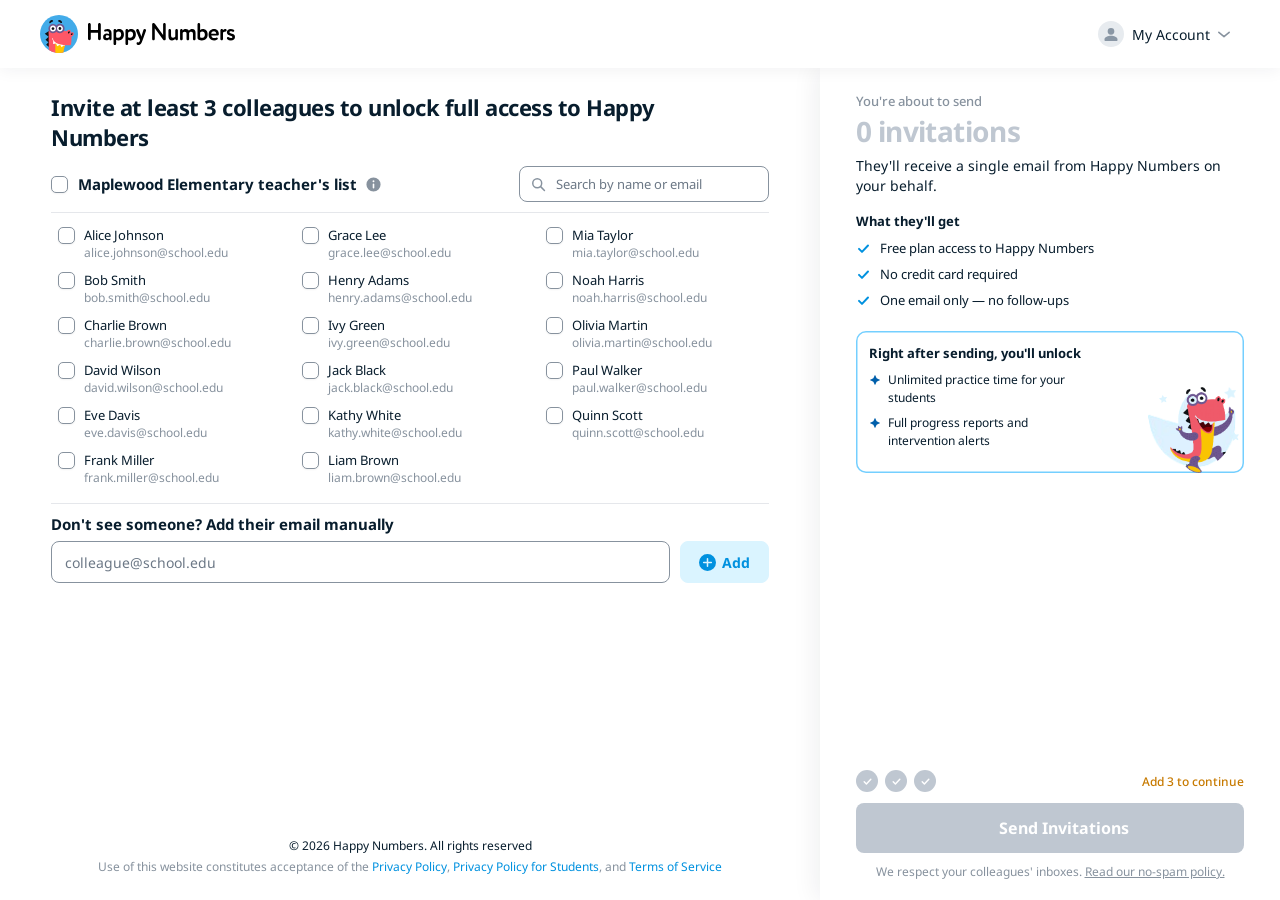
<file: index.html>
<!DOCTYPE html>
<html lang="en">
<head>
<meta charset="UTF-8"/>
<meta name="viewport" content="width=device-width,initial-scale=1.0"/>
<title>Invite colleagues · Happy Numbers</title>
<link rel="preconnect" href="https://fonts.googleapis.com"/>
<link rel="preconnect" href="https://fonts.gstatic.com" crossorigin/>
<link href="https://fonts.googleapis.com/css2?family=Noto+Sans:wght@400;500;600;700&display=swap" rel="stylesheet"/>
<style>
:root{
  --black:#081D2D;--gray-60:#6C7886;--gray-50:#87929E;--gray-30:#BFC7D1;
  --gray-15:#E5E7EB;--gray-08:#EAEEF2;--gray-05:#F8F9FA;--white:#fff;
  --blue:#00A6EE;--blue-d:#0091DF;--blue-dk:#005FAB;
  --blue-lt:#DAF4FF;--blue-ltr:#B7E8FF;--blue-fo:#74CFFF;
  --warn:#C77A00;--ok:#008236;--err:#EF4444;
  --ff:'Noto Sans',-apple-system,BlinkMacSystemFont,'Segoe UI',Roboto,sans-serif;
}
*,*::before,*::after{box-sizing:border-box}
html,body{margin:0;padding:0;height:100%;overflow:hidden}
body{font-family:var(--ff);color:var(--black);background:var(--white);-webkit-font-smoothing:antialiased}
button,input{font-family:inherit}a{color:var(--blue-d);text-decoration:none}a:hover{text-decoration:underline}

/* Layout */
.app{height:100vh;display:flex;flex-direction:column;overflow:hidden}
.hn-header{flex:none;height:68px;background:var(--white);box-shadow:0 2px 16px rgba(8,29,45,.06);display:flex;align-items:center;justify-content:space-between;padding:0 40px;z-index:30}
.hn-logo{display:flex;align-items:center;gap:10px}
.hn-logo img{display:block}.hn-logo .dino{width:38px;height:38px}.hn-logo .wm{height:22px}
.hn-account{display:flex;align-items:center;gap:8px;padding:6px 10px;border-radius:8px;border:none;background:transparent;cursor:pointer;font-size:14px;color:var(--black)}
.hn-account:hover{background:var(--gray-05)}
.body{flex:1;min-height:0;display:grid;grid-template-columns:minmax(0,1fr) 460px}

/* Left */
.left{overflow-y:auto;padding:24px clamp(20px,4vw,60px);display:flex;flex-direction:column}
.inner{width:100%;max-width:800px;margin:0 auto;flex:1;display:flex;flex-direction:column}
h1{margin:0 0 14px;font-size:22px;line-height:30px;font-weight:700;letter-spacing:-.5px;max-width:660px}

/* List header */
.list-head{display:flex;align-items:center;justify-content:space-between;gap:16px;padding-bottom:10px;border-bottom:1px solid var(--gray-15);margin-bottom:8px}
.lh-left{display:flex;align-items:center;gap:10px;min-width:0}
.lh-title{display:flex;align-items:center;gap:6px;font-weight:700;font-size:15px;white-space:nowrap}

/* Tooltip */
.tip-wrap{position:relative;display:inline-flex;align-items:center}
.tip-btn{background:none;border:none;padding:2px;cursor:help;border-radius:50%;color:var(--gray-50);display:flex;align-items:center;transition:color .14s}
.tip-btn:hover,.tip-btn.open{color:var(--blue)}
.tip-box{position:absolute;top:calc(100% + 9px);left:-6px;width:224px;white-space:normal;padding:9px 12px;background:var(--gray-08);color:var(--black);font-size:13px;line-height:18px;font-weight:500;border-radius:8px;box-shadow:0 8px 22px rgba(8,29,45,.14);z-index:50;opacity:0;visibility:hidden;transform:translateY(-5px);transition:opacity .14s,transform .14s,visibility .14s;pointer-events:none}
.tip-box::after{content:"";position:absolute;bottom:100%;left:14px;border:7px solid transparent;border-bottom-color:var(--gray-08)}
.tip-wrap:hover .tip-box,.tip-wrap:focus-within .tip-box{opacity:1;visibility:visible;transform:translateY(0px)}

/* Search */
.search{display:flex;align-items:center;gap:7px;width:250px;height:36px;padding:0 10px;background:var(--white);border:1px solid var(--gray-50);border-radius:8px;transition:border-color .12s,box-shadow .12s;flex:none}
.search:focus-within{border-color:var(--blue-d);box-shadow:0 0 0 3px rgba(0,145,223,.12)}
.search svg{width:17px;height:17px;color:var(--gray-50);flex:none}
.search input{border:none;outline:none;background:transparent;width:100%;font-size:13px;color:var(--black)}
.search input::placeholder{color:var(--gray-60)}

/* Grid */
.grid{display:grid;grid-template-rows:repeat(6,auto);grid-auto-flow:column;grid-auto-columns:1fr;gap:0 14px;align-content:start}
.grid.few{grid-template-rows:none;grid-auto-flow:row;grid-template-columns:repeat(3,1fr)}
.row{display:flex;align-items:flex-start;gap:9px;padding:5px 7px;border-radius:6px;cursor:pointer;user-select:none;transition:background .1s}
.row:hover{background:var(--gray-05)}
.rname{font-size:13px;line-height:19px;color:var(--black)}
.remail{font-size:12px;line-height:16px;color:var(--gray-50)}
.empty{grid-column:1/-1;color:var(--gray-50);padding:18px 6px;font-size:13px}

/* Checkbox */
.cb{flex:none;width:17px;height:17px;border-radius:5px;border:1.5px solid var(--gray-50);background:var(--white);box-shadow:0 1px 2px rgba(0,0,0,.05);display:flex;align-items:center;justify-content:center;position:relative;margin-top:1px;transition:background .12s,border-color .12s}
.cb.on,.cb.mixed{background:var(--blue);border-color:var(--blue)}
.cb .ck{width:10px;height:10px;color:#fff;opacity:0;transition:opacity .1s}
.cb.on .ck{opacity:1}
.cb .dash{position:absolute;width:8px;height:2px;border-radius:1px;background:#fff;opacity:0}
.cb.mixed .dash{opacity:1}
.cb.mixed .ck{opacity:0}
.row:hover .cb:not(.on):not(.mixed){border-color:var(--gray-60)}

/* Divider + add */
.divider{border:0;border-top:1px solid var(--gray-15);margin:12px 0 10px}
.add-lbl{font-weight:700;font-size:15px;margin-bottom:7px}
.add-row{display:flex;gap:10px}
.email-in{flex:1;height:42px;padding:0 13px;border:1px solid var(--gray-50);border-radius:8px;background:var(--white);font-size:14px;color:var(--black);outline:none;transition:border-color .12s,box-shadow .12s}
.email-in::placeholder{color:var(--gray-60)}
.email-in:focus{border-color:var(--blue-d);box-shadow:0 0 0 3px rgba(0,145,223,.12)}
.email-in.err{border-color:var(--err);box-shadow:0 0 0 3px rgba(239,68,68,.12)}
.btn-add{display:flex;align-items:center;gap:6px;height:42px;padding:0 18px;background:var(--blue-lt);color:var(--blue-d);border:1px solid var(--blue-lt);border-radius:8px;font-weight:700;font-size:14px;cursor:pointer;white-space:nowrap;transition:background .12s,color .12s}
.btn-add:hover{background:var(--blue-ltr);color:var(--blue-dk)}
.btn-add svg{width:17px;height:17px}
.err-msg{color:var(--err);font-size:12px;margin-top:5px}

/* Chips */
.chips{display:flex;flex-wrap:wrap;gap:7px;margin-top:10px}
.chip{display:inline-flex;align-items:center;gap:5px;padding:3px 6px 3px 8px;background:var(--gray-08);border-radius:4px;color:var(--black);font-size:12px;animation:cin .16s ease}
@keyframes cin{from{opacity:0;transform:scale(.92)}to{opacity:1;transform:none}}
.chip-x{display:flex;align-items:center;justify-content:center;width:15px;height:15px;border-radius:3px;border:none;background:transparent;cursor:pointer;color:var(--blue-dk);padding:0}
.chip-x:hover{background:rgba(0,145,223,.14)}
.chip-x svg{width:9px;height:9px}

/* Footer */
.foot{margin-top:auto;padding-top:16px;text-align:center;font-size:12px;line-height:18px}
.foot .l1{color:var(--black)}.foot .l2{color:var(--gray-50);margin-top:3px}

/* Right */
.right{background:var(--white);box-shadow:-4px 0 24px rgba(8,29,45,.07);padding:24px 36px 20px;overflow:hidden;display:flex;flex-direction:column}
.r-inner{display:flex;flex-direction:column;height:100%}
.r-top{display:flex;flex-direction:column}
.eyebrow{color:var(--gray-50);font-size:13px;font-weight:500}
.count{margin:3px 0 0;font-size:28px;line-height:36px;font-weight:700;letter-spacing:-.6px;transition:color .15s}
.count.zero{color:var(--gray-30)}
.sub{color:var(--black);font-size:14px;line-height:20px;margin:7px 0 0}

.wg{margin-top:16px}.wg-h{font-weight:700;font-size:13px;margin-bottom:9px}
.wg-item{display:flex;align-items:flex-start;gap:9px;margin-bottom:7px}
.wg-item .ck{width:15px;height:15px;color:var(--blue-d);flex:none;margin-top:2px}
.wg-item span{font-size:13px;line-height:19px}

.unlock{position:relative;overflow:hidden;margin-top:14px;border-radius:10px;box-shadow:inset 0 0 0 1.5px var(--blue-fo);padding:13px 13px 16px}
.unlock-h{font-weight:700;font-size:13px;margin-bottom:9px}
.u-item{display:flex;align-items:flex-start;gap:7px;margin-bottom:7px;max-width:210px}
.u-item .spark{width:12px;height:12px;color:var(--blue-dk);flex:none;margin-top:3px}
.u-item span{font-size:12px;line-height:18px}
.u-art{position:absolute;right:5px;bottom:0;width:104px;height:96px;pointer-events:none}
.u-art img.blob{position:absolute;right:3px;bottom:5px;width:88px;height:auto}
.u-art img.mascot{position:absolute;right:5px;bottom:0;width:64px;height:auto}
.u-art img.spk{position:absolute;opacity:.9}
.u-art img.sa{right:3px;top:10px;width:12px}
.u-art img.sb{right:72px;top:18px;width:8px}
.u-art img.sc{right:0;bottom:32px;width:9px}

/* Threshold + CTA */
.r-bot{margin-top:auto;padding-top:14px}
.thresh{display:flex;align-items:center;justify-content:space-between;gap:12px;margin-bottom:11px}
.dots{display:flex;gap:7px}
.dot{width:22px;height:22px;border-radius:50%;display:flex;align-items:center;justify-content:center;background:var(--gray-30);transition:background .2s,transform .2s}
.dot.on{background:var(--blue-dk)}
.dot.pop{animation:dpop .28s ease}
@keyframes dpop{0%{transform:scale(.6)}60%{transform:scale(1.18)}100%{transform:scale(1)}}
.dot svg{width:11px;height:11px;color:#fff}
.t-msg{font-weight:500;font-size:12px;text-align:right}
.t-msg.warn{color:var(--warn)}
.t-msg.ok{color:var(--ok);display:inline-flex;align-items:center;gap:4px}
.t-msg.ok svg{width:13px;height:13px}
.btn-send{width:100%;height:50px;display:flex;align-items:center;justify-content:center;gap:9px;border:none;border-radius:8px;background:var(--blue);color:#fff;font-weight:700;font-size:16px;cursor:pointer;transition:background .14s,box-shadow .14s}
.btn-send svg{width:19px;height:19px}
.btn-send:not(:disabled):hover{background:var(--blue-d);box-shadow:0 6px 18px rgba(0,145,223,.3)}
.btn-send:disabled{background:var(--gray-30);cursor:not-allowed}
.nospam{text-align:center;color:var(--gray-50);margin-top:10px;font-size:12px}
.nospam a{color:var(--gray-50);text-decoration:underline}

/* Toast */
.toast{position:fixed;left:50%;bottom:24px;transform:translateX(-50%) translateY(18px);background:var(--black);color:#fff;padding:11px 18px;border-radius:12px;display:flex;align-items:center;gap:9px;box-shadow:0 12px 40px rgba(8,29,45,.35);opacity:0;pointer-events:none;transition:opacity .25s,transform .25s;z-index:100;font-size:14px;font-weight:500}
.toast.show{opacity:1;transform:translateX(-50%) translateY(0)}
.toast .badge{width:22px;height:22px;border-radius:50%;background:var(--ok);display:flex;align-items:center;justify-content:center;flex:none}
.toast .badge svg{width:12px;height:12px;color:#fff}

@media(max-width:1040px){
  html,body{overflow:visible}
  .app{height:auto;overflow:visible}
  .body{grid-template-columns:1fr;height:auto}
  .left,.right{height:auto;overflow:visible}
  .r-inner{height:auto}
  .right{box-shadow:0 -4px 24px rgba(8,29,45,.07)}
}
@media(max-width:600px){
  .hn-header,.left,.right{padding-left:16px;padding-right:16px}
  .grid{grid-template-rows:none!important;grid-auto-flow:row!important;grid-template-columns:1fr}
  .search{width:100%}
  .list-head{flex-direction:column;align-items:stretch}
}
</style>
</head>
<body>
<div class="app">
  <header class="hn-header">
    <div class="hn-logo">
      <img class="dino" src="[data-uri]" alt="">
      <img class="wm" src="[data-uri]" alt="Happy Numbers">
    </div>
    <button class="hn-account">
      <svg width="26" height="26" viewBox="0 0 28 28"><circle cx="14" cy="14" r="14" fill="#E7EBEF"/><path d="M14 7.5a3.6 3.6 0 110 7.2 3.6 3.6 0 010-7.2zm0 8.4c3.2 0 7 1.6 7 3.8v1.1c0 .4-.3.7-.7.7H7.7a.7.7 0 01-.7-.7v-1.1c0-2.2 3.8-3.8 7-3.8z" fill="#8A97A5"/></svg>
      My Account
      <svg width="12" height="7" viewBox="0 0 14 8" fill="none"><path d="M1 1.5L7 6.5L13 1.5" stroke="#87929E" stroke-width="1.8" stroke-linecap="round" stroke-linejoin="round"/></svg>
    </button>
  </header>
  <div class="body">
    <section class="left">
      <div class="inner">
        <h1>Invite at least 3 colleagues to unlock full access to Happy Numbers</h1>
        <div class="list-head">
          <div class="lh-left">
            <div id="master-cb" class="cb" role="checkbox" tabindex="0" aria-checked="false" style="cursor:pointer">
              <svg class="ck" viewBox="0 0 16 16" fill="none"><path d="M3.2 8.4L6.4 11.6L12.8 4.8" stroke="currentColor" stroke-width="2.1" stroke-linecap="round" stroke-linejoin="round"/></svg>
              <span class="dash"></span>
            </div>
            <div class="lh-title">
              Maplewood Elementary teacher's list
              <div class="tip-wrap" id="tip-wrap">
                <button class="tip-btn" id="tip-btn" aria-label="About this list">
                  <svg width="17" height="17" viewBox="0 0 18 18" fill="currentColor"><path d="M9 1.5A7.5 7.5 0 109 16.5 7.5 7.5 0 009 1.5zm0 3.1a1 1 0 110 2 1 1 0 010-2zM9 8a.85.85 0 01.85.85v3.6a.85.85 0 01-1.7 0V8.85A.85.85 0 019 8z"/></svg>
                </button>
                <span class="tip-box">List sourced from your school's staff directory via our partner</span>
              </div>
            </div>
          </div>
          <label class="search">
            <svg viewBox="0 0 20 20" fill="none"><circle cx="8.5" cy="8.5" r="5.25" stroke="currentColor" stroke-width="1.75"/><path d="M12.5 12.5L17 17" stroke="currentColor" stroke-width="1.75" stroke-linecap="round"/></svg>
            <input type="text" id="search-in" placeholder="Search by name or email">
          </label>
        </div>
        <div class="grid" id="grid"></div>
        <hr class="divider">
        <div class="add-lbl">Don't see someone? Add their email manually</div>
        <div class="add-row">
          <input class="email-in" id="email-in" type="email" placeholder="colleague@school.edu">
          <button class="btn-add" id="btn-add">
            <svg viewBox="0 0 20 20" fill="currentColor"><path d="M10 0a10 10 0 100 20A10 10 0 0010 0zm.9 5.5v3.6h3.6a.9.9 0 010 1.8h-3.6v3.6a.9.9 0 01-1.8 0V10.9H5.5a.9.9 0 010-1.8h3.6V5.5a.9.9 0 011.8 0z"/></svg>
            Add
          </button>
        </div>
        <div class="err-msg" id="err-msg" style="display:none"></div>
        <div class="chips" id="chips"></div>
        <div class="foot">
          <div class="l1">© 2026 Happy Numbers. All rights reserved</div>
          <div class="l2">Use of this website constitutes acceptance of the <a href="#">Privacy Policy</a>, <a href="#">Privacy Policy for Students</a>, and <a href="#">Terms of Service</a></div>
        </div>
      </div>
    </section>
    <aside class="right">
      <div class="r-inner">
        <div class="r-top">
          <div class="eyebrow">You're about to send</div>
          <div class="count zero" id="count">0 invitations</div>
          <p class="sub">They'll receive a single email from Happy Numbers on your behalf.</p>
          <div class="wg">
            <div class="wg-h">What they'll get</div>
            <div class="wg-item"><svg class="ck" viewBox="0 0 16 16" fill="none"><path d="M3.2 8.4L6.4 11.6L12.8 4.8" stroke="currentColor" stroke-width="2.1" stroke-linecap="round" stroke-linejoin="round"/></svg><span>Free plan access to Happy Numbers</span></div>
            <div class="wg-item"><svg class="ck" viewBox="0 0 16 16" fill="none"><path d="M3.2 8.4L6.4 11.6L12.8 4.8" stroke="currentColor" stroke-width="2.1" stroke-linecap="round" stroke-linejoin="round"/></svg><span>No credit card required</span></div>
            <div class="wg-item"><svg class="ck" viewBox="0 0 16 16" fill="none"><path d="M3.2 8.4L6.4 11.6L12.8 4.8" stroke="currentColor" stroke-width="2.1" stroke-linecap="round" stroke-linejoin="round"/></svg><span>One email only — no follow-ups</span></div>
          </div>
          <div class="unlock">
            <div class="unlock-h">Right after sending, you'll unlock</div>
            <div class="u-item"><svg class="spark" viewBox="0 0 12 12" fill="none"><path d="M7.64062 4.35939L6 0.750015L4.35938 4.35939L0.75 6.00002L4.35938 7.64064L6 11.25L7.64062 7.64064L11.25 6.00002L7.64062 4.35939Z" fill="#005FAB"/></svg><span>Unlimited practice time for your students</span></div>
            <div class="u-item"><svg class="spark" viewBox="0 0 12 12" fill="none"><path d="M7.64062 4.35939L6 0.750015L4.35938 4.35939L0.75 6.00002L4.35938 7.64064L6 11.25L7.64062 7.64064L11.25 6.00002L7.64062 4.35939Z" fill="#005FAB"/></svg><span>Full progress reports and intervention alerts</span></div>
            <div class="u-art">
              <img class="blob" src="[data-uri]" alt="">
              <img class="mascot" src="[data-uri]" alt="">
              <img class="spk sa" src="[data-uri]" alt="">
              <img class="spk sb" src="[data-uri]" alt="">
              <img class="spk sc" src="[data-uri]" alt="">
            </div>
          </div>
        </div>
        <div class="r-bot">
          <div class="thresh">
            <div class="dots" id="dots">
              <span class="dot" id="d0"><svg viewBox="0 0 16 16" fill="none"><path d="M3.2 8.4L6.4 11.6L12.8 4.8" stroke="currentColor" stroke-width="2.1" stroke-linecap="round" stroke-linejoin="round"/></svg></span>
              <span class="dot" id="d1"><svg viewBox="0 0 16 16" fill="none"><path d="M3.2 8.4L6.4 11.6L12.8 4.8" stroke="currentColor" stroke-width="2.1" stroke-linecap="round" stroke-linejoin="round"/></svg></span>
              <span class="dot" id="d2"><svg viewBox="0 0 16 16" fill="none"><path d="M3.2 8.4L6.4 11.6L12.8 4.8" stroke="currentColor" stroke-width="2.1" stroke-linecap="round" stroke-linejoin="round"/></svg></span>
            </div>
            <span class="t-msg warn" id="t-msg">Add 3 to continue</span>
          </div>
          <button class="btn-send" id="btn-send" disabled>
            <svg viewBox="0 0 22 22" fill="none"><path d="M3 11L19 3L13 19L11 12Z" fill="currentColor"/></svg>
            Send Invitations
          </button>
          <div class="nospam">We respect your colleagues' inboxes. <a href="#">Read our no-spam policy.</a></div>
        </div>
      </div>
    </aside>
  </div>
</div>
<div class="toast" id="toast">
  <span class="badge"><svg viewBox="0 0 16 16" fill="none"><path d="M3.2 8.4L6.4 11.6L12.8 4.8" stroke="currentColor" stroke-width="2.1" stroke-linecap="round" stroke-linejoin="round"/></svg></span>
  <span id="toast-msg"></span>
</div>
<script>
(function(){
var TEACHERS=[
  "Alice Johnson","Bob Smith","Charlie Brown","David Wilson","Eve Davis",
  "Frank Miller","Grace Lee","Henry Adams","Ivy Green","Jack Black",
  "Kathy White","Liam Brown","Mia Taylor","Noah Harris","Olivia Martin",
  "Paul Walker","Quinn Scott"
].map(function(n,i){return{id:i,name:n,email:n.toLowerCase().replace(/ /g,".")+"@school.edu"};});

var EMAIL_RE=/^[^\s@]+@[^\s@]+\.[^\s@]+$/;
var selected=new Set();
var chips=[];
var query="";
var prevFilled=0;

function total(){return selected.size+chips.length;}

function renderGrid(){
  var q=query.trim().toLowerCase();
  var vis=q?TEACHERS.filter(function(t){return t.name.toLowerCase().indexOf(q)>-1||t.email.indexOf(q)>-1;}):TEACHERS;
  var g=document.getElementById("grid");
  g.className="grid"+(vis.length<=3?" few":"");
  if(!vis.length){g.innerHTML='<div class="empty">No teachers match that search. Try a different name or add them manually below.</div>';return;}
  g.innerHTML=vis.map(function(t){
    var on=selected.has(t.id);
    return '<div class="row" data-id="'+t.id+'" role="checkbox" aria-checked="'+(on?"true":"false")+'" tabindex="0">'
      +'<span class="cb'+(on?" on":"")+'"><svg class="ck" viewBox="0 0 16 16" fill="none"><path d="M3.2 8.4L6.4 11.6L12.8 4.8" stroke="currentColor" stroke-width="2.1" stroke-linecap="round" stroke-linejoin="round"/></svg><span class="dash"></span></span>'
      +'<span><div class="rname">'+t.name+'</div><div class="remail">'+t.email+'</div></span>'
      +'</div>';
  }).join("");
  g.querySelectorAll(".row").forEach(function(el){
    el.addEventListener("click",function(){toggleTeacher(parseInt(el.dataset.id));});
    el.addEventListener("keydown",function(e){if(e.key===" "||e.key==="Enter"){e.preventDefault();toggleTeacher(parseInt(el.dataset.id));}});
  });
}

function renderMaster(){
  var cb=document.getElementById("master-cb");
  var s=selected.size;
  cb.className="cb"+(s===0?"":(s===TEACHERS.length?" on":" mixed"));
  cb.setAttribute("aria-checked",s===0?"false":s===TEACHERS.length?"true":"mixed");
}

function renderCount(){
  var n=total();
  var el=document.getElementById("count");
  el.textContent=n+" invitation"+(n===1?"":"s");
  el.className="count"+(n===0?" zero":"");
}

function renderDots(){
  var n=Math.min(total(),3);
  for(var i=0;i<3;i++){
    var d=document.getElementById("d"+i);
    var wasOn=d.classList.contains("on");
    var isOn=i<n;
    d.className="dot"+(isOn?" on":"")+(isOn&&!wasOn?" pop":"");
    if(isOn&&!wasOn){(function(el){setTimeout(function(){el.classList.remove("pop");},350);})(d);}
  }
}

function renderThresh(){
  var n=total();
  var el=document.getElementById("t-msg");
  var btn=document.getElementById("btn-send");
  if(n>=3){
    el.className="t-msg ok";
    el.innerHTML='<svg width="13" height="13" viewBox="0 0 16 16" fill="none"><path d="M3.2 8.4L6.4 11.6L12.8 4.8" stroke="currentColor" stroke-width="2.1" stroke-linecap="round" stroke-linejoin="round"/></svg> Minimum met — ready to send';
    btn.disabled=false;
    btn.textContent=""; 
    var sv=document.createElement("svg");sv.setAttribute("viewBox","0 0 22 22");sv.setAttribute("fill","none");
    var pa=document.createElement("path");pa.setAttribute("d","M3 11L19 3L13 19L11 12Z");pa.setAttribute("fill","currentColor");
    sv.appendChild(pa);btn.appendChild(sv);
    btn.appendChild(document.createTextNode(" Send "+n+" Invitation"+(n===1?"":"s")));
  } else {
    el.className="t-msg warn";
    el.textContent="Add "+(3-n)+" to continue";
    btn.disabled=true;
    btn.textContent="";
    var sv2=document.createElement("svg");sv2.setAttribute("viewBox","0 0 22 22");sv2.setAttribute("fill","none");
    var pa2=document.createElement("path");pa2.setAttribute("d","M3 11L19 3L13 19L11 12Z");pa2.setAttribute("fill","currentColor");
    sv2.appendChild(pa2);btn.appendChild(sv2);
    btn.appendChild(document.createTextNode(" Send Invitations"));
  }
}

function renderChips(){
  var c=document.getElementById("chips");
  c.innerHTML=chips.map(function(e){
    return '<span class="chip">'+e+'<button class="chip-x" data-email="'+e+'" aria-label="Remove '+e+'">'
      +'<svg viewBox="0 0 12 12" fill="none"><path d="M2 2L10 10M10 2L2 10" stroke="currentColor" stroke-width="1.8" stroke-linecap="round"/></svg>'
      +'</button></span>';
  }).join("");
  c.querySelectorAll(".chip-x").forEach(function(btn){
    btn.addEventListener("click",function(){
      chips=chips.filter(function(e){return e!==btn.dataset.email;});
      render();
    });
  });
}

function render(){renderGrid();renderMaster();renderCount();renderDots();renderThresh();renderChips();}

function toggleTeacher(id){
  if(selected.has(id))selected.delete(id);else selected.add(id);
  render();
}

// Master checkbox
var masterCb=document.getElementById("master-cb");
masterCb.addEventListener("click",function(){
  if(selected.size===0){TEACHERS.forEach(function(t){selected.add(t.id);});}else{selected.clear();}
  render();
});
masterCb.addEventListener("keydown",function(e){if(e.key===" "||e.key==="Enter"){e.preventDefault();masterCb.click();}});

// Search
document.getElementById("search-in").addEventListener("input",function(e){
  query=e.target.value;render();
});

// Add chip
function addChip(){
  var inp=document.getElementById("email-in");
  var err=document.getElementById("err-msg");
  var v=inp.value.trim().toLowerCase();
  if(!v)return;
  if(!EMAIL_RE.test(v)){err.textContent="Enter a valid email address.";err.style.display="";inp.className="email-in err";return;}
  if(chips.indexOf(v)>-1){err.textContent="That email has already been added.";err.style.display="";inp.className="email-in err";return;}
  chips.push(v);inp.value="";err.style.display="none";inp.className="email-in";render();inp.focus();
}
document.getElementById("btn-add").addEventListener("click",addChip);
document.getElementById("email-in").addEventListener("keydown",function(e){if(e.key==="Enter"){e.preventDefault();addChip();}});
document.getElementById("email-in").addEventListener("input",function(){
  document.getElementById("err-msg").style.display="none";
  this.className="email-in";
});

// Send
document.getElementById("btn-send").addEventListener("click",function(){
  if(this.disabled)return;
  var n=total();
  var t=document.getElementById("toast");
  document.getElementById("toast-msg").textContent=n+" invitation"+(n===1?"":"s")+" sent — full access unlocked!";
  t.className="toast show";
  setTimeout(function(){t.className="toast";},3200);
});

// Tooltip — show on hover via CSS; keyboard users get it via :focus-within

render();
})();
</script>
</body>
</html>
</file>
